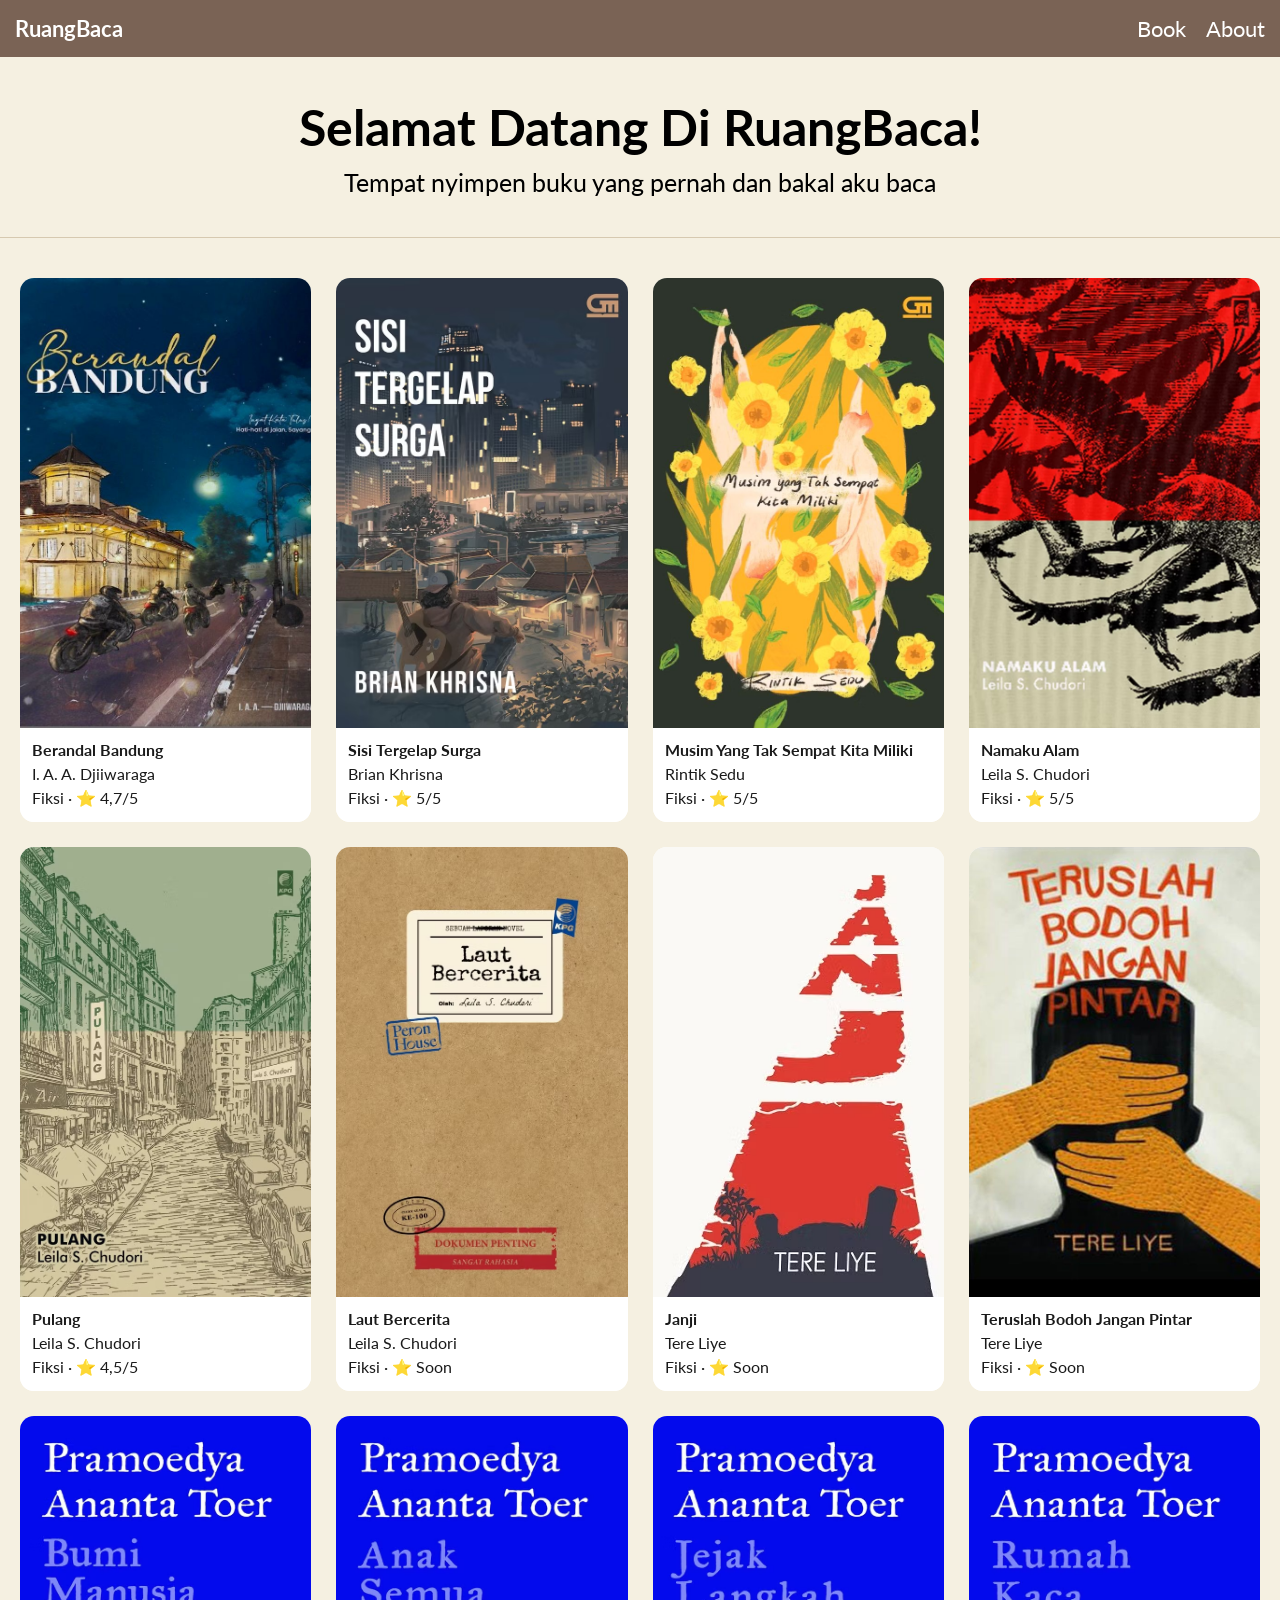
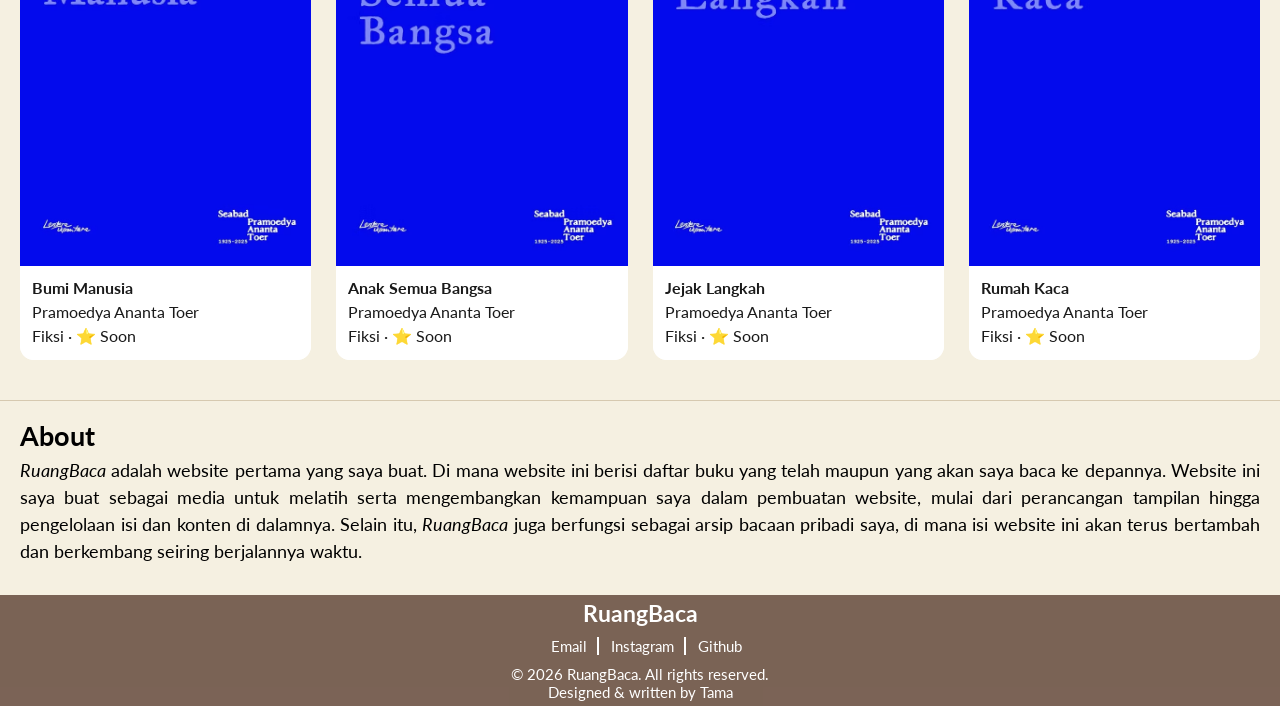
<file: index.html>
<!DOCTYPE html>
<html lang="id">

<head>
    <meta charset="UTF-8">
    <meta name="viewport" content="width=device-width, initial-scale=1.0">
    <title>RuangBaca</title>
    <link rel="preconnect" href="https://fonts.googleapis.com">
    <link rel="preconnect" href="https://fonts.gstatic.com" crossorigin>
    <link href="https://fonts.googleapis.com/css2?family=Merriweather:ital,wght@0,400;0,700;1,400&family=Lato:wght@400;700&display=swap" rel="stylesheet">
    <link rel="stylesheet" href="reviewterbaru.css">
    <link rel="icon" href="ReviewNovel/saturn.png">
</head>

<body>

    <nav class="navbar">
        <ul>
            <li class="nama-web">
                <a href="#">RuangBaca</a>
            </li>
            <li class="isi-nav">
                <a href="#buku">Book</a>
            </li>
            <li class="isi-nav">
                <a href="#about">About</a>
            </li>
        </ul>
    </nav>

    <div id="home">
        <h2 class="isi-utama">Selamat Datang Di RuangBaca!</h2>
        <p class="isi-desk">Tempat nyimpen buku yang pernah dan bakal aku baca</p>
    </div>

    <section id="buku">
        <div class="rak-buku">
            <div class="bukunya">
                <a href="https://www.gramedia.com/products/berandal-bandung" target="_blank">
                    <img src="ReviewNovel/bb.jpg" alt="Cover Berandal Bandung">
                </a>
                <p class="isi-buku">
                    <strong>Berandal Bandung</strong>
                    <br> I. A. A. Djiiwaraga
                    <br> Fiksi · ⭐ 4,7/5
                </p>
            </div>

            <div class="bukunya">
                <a href="https://www.gramedia.com/products/sisi-tergelap-surga" target="_blank">
                    <img src="ReviewNovel/sts.avif" alt="Cover Sisi Tergelap Surga">
                </a>
                <p class="isi-buku">
                    <strong>Sisi Tergelap Surga</strong>
                    <br> Brian Khrisna
                    <br> Fiksi · ⭐ 5/5
                </p>
            </div>

            <div class="bukunya">
                <a href="https://www.gramedia.com/products/musim-yang-tak-sempat-kita-miliki" target="_blank">
                    <img src="ReviewNovel/mytskm.jpg" alt="Cover MYTSKM">
                </a>
                <p class="isi-buku">
                    <strong>Musim Yang Tak Sempat Kita Miliki</strong>
                    <br> Rintik Sedu
                    <br> Fiksi · ⭐ 5/5
                </p>
            </div>

            <div class="bukunya">
                <a href="https://www.gramedia.com/products/namaku-alam" target="_blank">
                    <img src="ReviewNovel/na.avif" alt="Cover Namaku Alam">
                </a>
                <p class="isi-buku">
                    <strong>Namaku Alam</strong>
                    <br> Leila S. Chudori
                    <br> Fiksi · ⭐ 5/5
                </p>
            </div>

            <div class="bukunya">
                <a href="https://www.gramedia.com/products/pulang-2023" target="_blank">
                    <img src="ReviewNovel/p.avif" alt="Cover Pulang">
                </a>
                <p class="isi-buku">
                    <strong>Pulang</strong>
                    <br> Leila S. Chudori
                    <br> Fiksi · ⭐ 4,5/5
                </p>
            </div>

            <div class="bukunya">
                <a href="https://www.gramedia.com/products/laut-bercerita-1" target="_blank">
                    <img src="ReviewNovel/lb.avif" alt="Cover Laut Bercerita Cetakan Ke-100">
                </a>
                <p class="isi-buku">
                    <strong>Laut Bercerita</strong>
                    <br> Leila S. Chudori
                    <br> Fiksi · ⭐ Soon
                </p>
            </div>

            <div class="bukunya">
                <a href="https://www.gramedia.com/products/janji-2" target="_blank">
                    <img src="ReviewNovel/j.avif" alt="Cover janji">
                </a>
                <p class="isi-buku">
                    <strong>Janji</strong>
                    <br> Tere Liye
                    <br> Fiksi · ⭐ Soon
                </p>
            </div>

            <div class="bukunya">
                <a href="https://www.gramedia.com/products/teruslah-bodoh-jangan-pintar" target="_blank">
                    <img src="ReviewNovel/tbjp.jpg" alt="Cover Teruslah Bodoh Jangan Pintar">
                </a>
                <p class="isi-buku">
                    <strong>Teruslah Bodoh Jangan Pintar</strong>
                    <br> Tere Liye
                    <br> Fiksi · ⭐ Soon
                </p>
            </div>

            <div class="bukunya">
                <a href="https://www.gramedia.com/products/bumi-manusia-lentera-dipantara" target="_blank">
                    <img src="ReviewNovel/bm.avif" alt="Cover Bumi Manusia">
                </a>
                <p class="isi-buku">
                    <strong>Bumi Manusia</strong>
                    <br> Pramoedya Ananta Toer
                    <br> Fiksi · ⭐ Soon
                </p>
            </div>

            <div class="bukunya">
                <a href="https://www.gramedia.com/products/anak-semua-bangsa-lentera-dipantara" target="_blank">
                    <img src="ReviewNovel/asb.avif" alt="Cover Anak Semua Bangsa">
                </a>
                <p class="isi-buku">
                    <strong>Anak Semua Bangsa</strong>
                    <br> Pramoedya Ananta Toer
                    <br> Fiksi · ⭐ Soon
                </p>
            </div>

            <div class="bukunya">
                <a href="https://www.gramedia.com/products/jejak-langkah-lentera-dipantara" target="_blank">
                    <img src="ReviewNovel/jl.avif" alt="Cover Jejak Langkah">
                </a>
                <p class="isi-buku">
                    <strong>Jejak Langkah</strong>
                    <br> Pramoedya Ananta Toer
                    <br> Fiksi · ⭐ Soon
                </p>
            </div>

            <div class="bukunya">
                <a href="https://www.gramedia.com/products/rumah-kaca-lentera-dipantara" target="_blank">
                    <img src="ReviewNovel/rk.avif" alt="Cover Rumah Kaca">
                </a>
                <p class="isi-buku">
                    <strong>Rumah Kaca</strong>
                    <br> Pramoedya Ananta Toer
                    <br> Fiksi · ⭐ Soon
                </p>
            </div>
        </div>
    </section>

    <section id="about">
        <h2 class="about-utama">About</h2>
        <p class="about-desk"><i>RuangBaca</i> adalah website pertama yang saya buat.
            Di mana website ini berisi daftar buku yang telah maupun yang akan saya baca ke depannya.
            Website ini saya buat sebagai media untuk melatih serta mengembangkan kemampuan saya dalam pembuatan
            website,
            mulai dari perancangan tampilan hingga pengelolaan isi dan konten di dalamnya. Selain itu, <i>RuangBaca</i>
            juga berfungsi sebagai arsip bacaan pribadi saya,
            di mana isi website ini akan terus bertambah dan berkembang seiring berjalannya waktu.
        </p>
    </section>

    <footer>
        <h2 class="title">RuangBaca</h2>
        <div class="sosmed">
            <p>
                <a href="mailto:yudhabratama22@gmail.com" target="_blank" rel="noopener noreferrer">Email</a>
            </p>
            <p>
                <a href="https://www.instagram.com/hello.worldcs/" target="_blank"
                    rel="noopener noreferrer">Instagram</a>
            </p>
            <p>
                <a href="https://github.com/hello-worldcs" target="_blank" rel="noopener noreferrer">Github</a>
            </p>
        </div>

        <div class="cp">
            <p>&copy; 2026 RuangBaca. All rights reserved. <br> Designed & written by Tama </p>
        </div>
    </footer>
</body>

</html>
</file>
<file: reviewterbaru.css>
@keyframes fadeIn {
    from {
        opacity: 0;
    }

    to {
        opacity: 1;
    }
}

@keyframes fadeIn1 {
    from {
        opacity: 0;
        transform: translateY(100px);
    }

    to {
        opacity: 1;
        transform: translateY(0);
    }
}

* {
    margin: 0;
    padding: 0;
    box-sizing: border-box;
    font-family: 'Lato', tahoma, sans-serif;
}

body {
    background-color: #F5F0E1;
    font-size: 14px;
}

nav {
    background-color: #5C4033CC;
    padding: 15px;
    transition: background-color 0.6s ease;
}

nav:hover {
    background-color: #5C4033;
}

nav ul {
    display: flex;
    justify-content: space-around;
    gap: 10px;
    list-style: none;
}

.nama-web {
    margin-right: auto;
    font-weight: bold;
}

nav ul li a {
    text-decoration: none;
    color: white;
    letter-spacing: 0px;
    transition: letter-spacing 0.5s ease;
}
nav ul li a:hover {
    letter-spacing: 4px;
}

#home {
    padding: 20px;
}

.isi-utama {
    display: flex;
    text-align: center;
    justify-content: center;
    font-size: 34px;
    animation: fadeIn 2.2s ease-in;
}

.isi-desk {
    display: flex;
    justify-content: center;
    margin-top: 5px;
    font-size: 12px;
    animation: fadeIn 2.2s ease-in;
}

#buku {
    border-top: 1px solid #D6C9B0;
    border-bottom: 1px solid #D6C9B0;
    padding: 20px 0;
    animation: fadeIn 2.2s ease-in;
}

.rak-buku {
    display: grid;
    grid-template-columns: repeat(1, 1fr);
    gap: 20px;
    padding: 10px;
    animation: fadeIn1 1.7s ease-out;
}

.bukunya {
    background-color: #ffffff;
    margin: 10px;
    border-radius: 14px;
    overflow: hidden;
    transition: transform 0.2s ease-in-out, box-shadow 0.2s ease-in-out;
}


.bukunya:active {
    box-shadow: 7px 7px 10px rgba(43, 40, 40, 0.7);
    transform: scale(0.95);
    transition: transform 0s, box-shadow 0s;
}

img {
    width: 100%;
    height: 475px;
    object-fit: cover;
    display: block;
}

.isi-buku {
    background-color: #ffffff;
    color: #1a1a1a;
    padding: 10px 12px 12px;
    font-size: 15px;
    line-height: 1.5;
}

#about {
    margin-top: 15px;
    padding: 0 10px 10px 10px;
    text-align: justify;
    line-height: 1.4;
    margin-bottom: 10px;
    transition: background-color 1s ease,
        color 1s ease,
        padding 1s ease,
        border-radius 1s ease,
        transform 1s ease;
    animation: fadeIn1 1.7s ease-out;
}


footer {
    padding: 5px 0;
    background-color: #5C4033CC;
    color: white;
    font-size: 12px;
    animation: fadeIn1 1.7s ease-out;
}

.title {
    display: flex;
    justify-content: center;
}

.sosmed {
    display: flex;
    justify-content: center;
    gap: 10px;
    padding: 10px;
}

.sosmed a {
    text-decoration: none;
    font-style: normal;
    color: white;
    letter-spacing: 0;
    transition: letter-spacing 0.5s ease, font-weight 0.3s ease;
}

.sosmed a:hover {
    letter-spacing: 2px;
    text-decoration: underline;
    font-weight: 700;
}

.sosmed p {
    border-left: 2px solid;
    padding-left: 12px;
}

.sosmed p:first-child {
    border-left: none;
}

.cp {
    display: flex;
    justify-content: center;
    text-align: center;
}

@media (min-width: 375px) {

    .isi-desk {
        font-size: 13px;
    }

    img {
        height: 525px;
    }
}

@media (min-width: 425px) {
    .isi-utama {
        font-size: 37px;
    }

    .isi-desk {
        font-size: 15px;
    }

    img {
        height: 575px;
    }
}

@media (min-width: 768px) {

    nav {
        font-size: 18px;
    }

    nav ul {
        gap: 15px;
    }

    #home {
        padding: 30px;
    }

    .isi-utama {
        font-size: 40px;
    }

    .isi-desk {
        font-size: 18px;
        margin-top: 10px;
    }

    .rak-buku {
        grid-template-columns: repeat(4, 1fr);
        gap: 20px;
        padding: 10px;
    }

    img {
        height: 250px;
    }

    #buku {
        padding: 20px 10px;
    }

    .bukunya {
        margin: 0;
    }

    .bukunya:active {
        box-shadow: 7px 7px 10px rgba(43, 40, 40, 0.7);
        transform: translateY(-5px) scale(1.05);
    }

    .isi-buku {
        font-size: 14px;
    }

    #about {
        line-height: 1.5;
        font-size: 18px;
    }

    footer {
        font-size: 15px;
    }
}

@media (min-width: 1024px) {
    nav {
        font-size: 22px;
    }

    nav ul {
        gap: 20px;
    }

    #home {
        padding: 40px;
    }

    .isi-utama {
        font-size: 50px;
    }

    .isi-desk {
        font-size: 25px;
        margin-top: 10px;
    }

    .rak-buku {
        grid-template-columns: repeat(4, 1fr);
        gap: 25px;
        padding: 20px;
    }

    #buku {
        padding: 20px 0;
    }

    .bukunya {
        transition: transform 0.4s ease-in-out, box-shadow 0.4s ease-in-out;
    }

    .bukunya:hover {
        box-shadow: 7px 7px 10px rgba(43, 40, 40, 0.7);
        transform: translateY(-5px) scale(1.05);
    }

    img {
        height: 350px;
    }

    .isi-buku {
        font-size: 16px;
    }

    #about {
        line-height: 1.5;
        font-size: 18px;
        padding: 0 20px 20px 20px;
    }

    #about:hover {
        background-color: #5C4033CC;
        transform: scale(0.95);
        padding: 10px 50px 25px 50px;
        border-radius: 100px;
        color: white;
    }

    footer {
        font-size: 15px;
    }
}

@media (min-width: 1280px) {
    img {
        height: 450px;
    }
}

@media (min-width: 1440px) {

    .rak-buku {
        gap: 30px;
    }

    .isi-buku {
        font-size: 18px;
    }

    img {
        height: 500px;
    }

    #about {
        font-size: 23px;
    }

    footer {
        font-size: 18px;
    }
}
</file>
